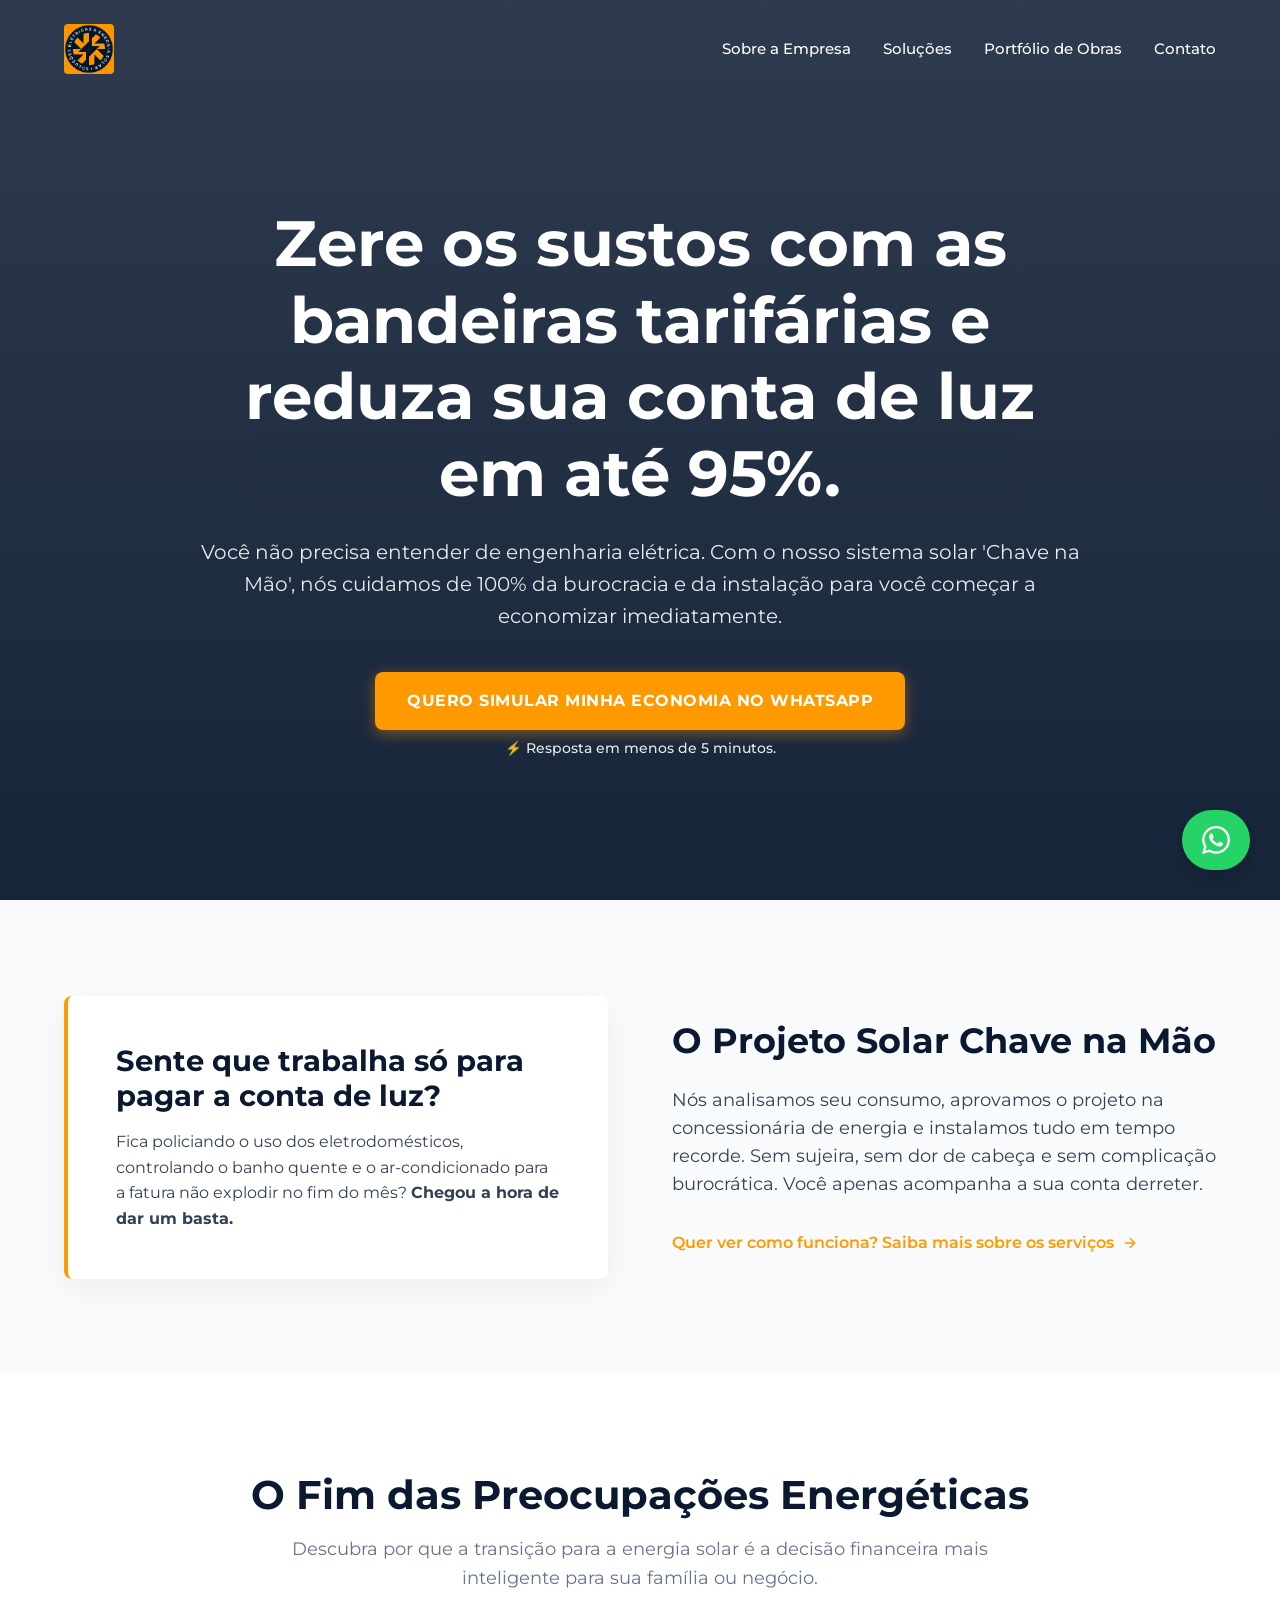
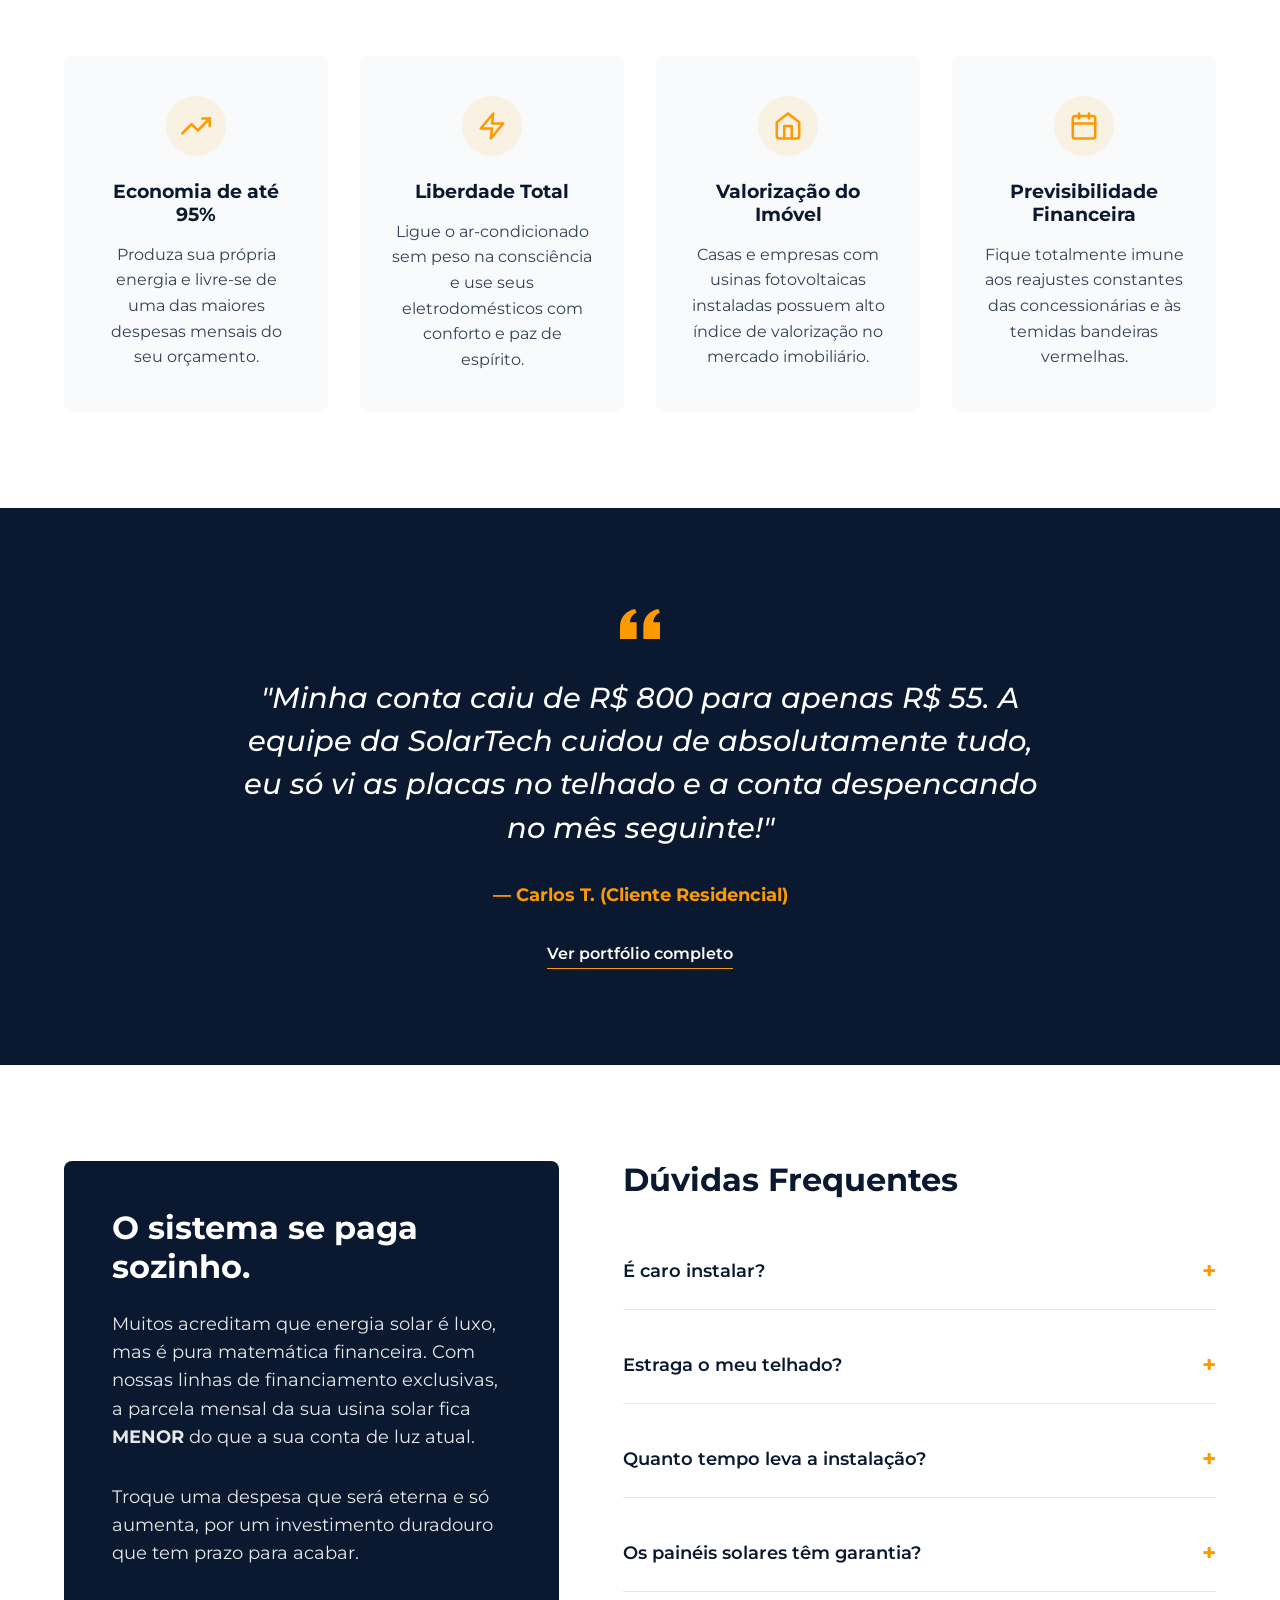
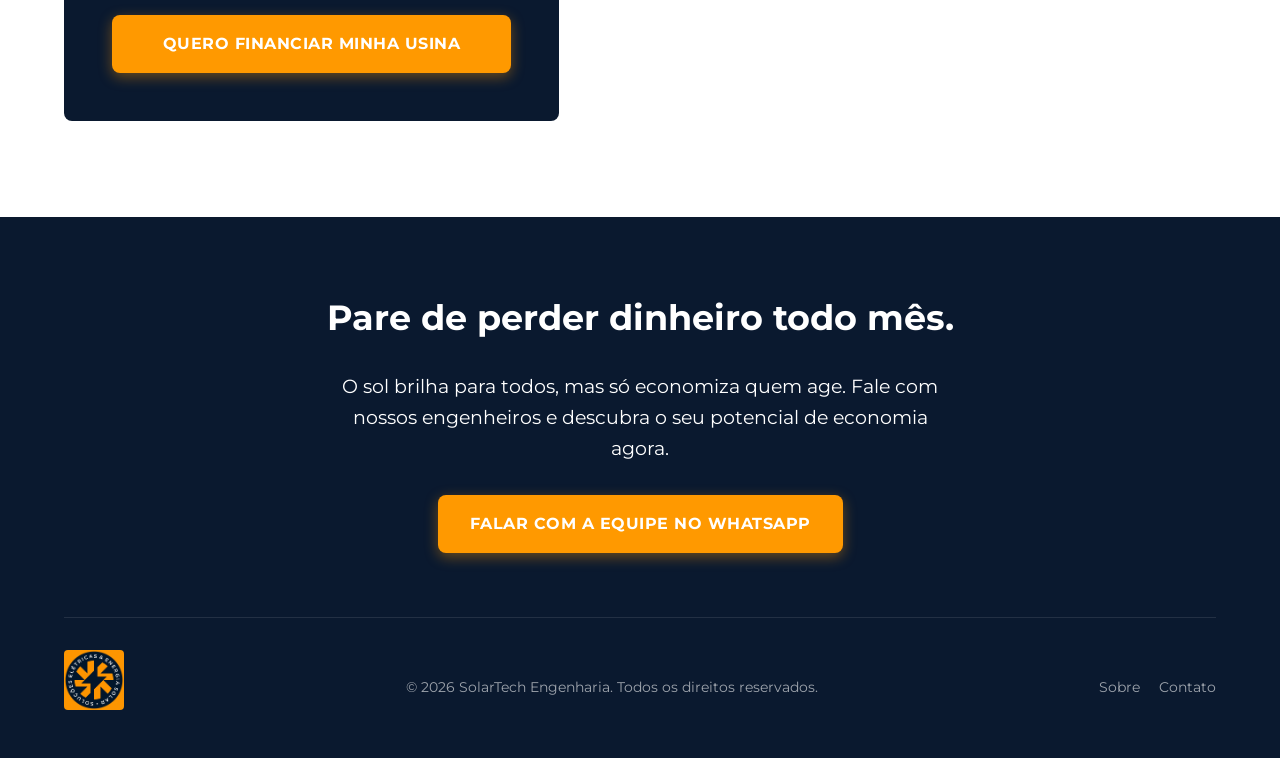
<file: index.html>
<!DOCTYPE html>
<html lang="pt-BR">
<head>
    <meta charset="UTF-8">
    <meta name="viewport" content="width=device-width, initial-scale=1.0">
    <title>Engenharia Elétrica & Energia Solar | Economize até 95%</title>
    <meta name="description" content="Zere os sustos com as bandeiras tarifárias e reduza sua conta de luz em até 95%. Conheça nosso projeto solar chave na mão.">
    <link rel="stylesheet" href="css/style.css">
</head>
<body>

    <!-- HEADER -->
    <header>
        <nav>
            <a href="index.html" class="logo">
                <img src="img/logo.jpeg" alt="SolarTech Logo" class="logo-img">
            </a>
            <ul class="nav-links">
                <li><a href="sobre.html">Sobre a Empresa</a></li>
                <li><a href="servicos.html">Soluções</a></li>
                <li><a href="portfolio.html">Portfólio de Obras</a></li>
                <li><a href="contato.html">Contato</a></li>
            </ul>
            <button class="mobile-menu-btn" aria-label="Abrir Menu">
                <svg xmlns="http://www.w3.org/2000/svg" width="24" height="24" viewBox="0 0 24 24" fill="none" stroke="currentColor" stroke-width="2" stroke-linecap="round" stroke-linejoin="round"><line x1="3" y1="12" x2="21" y2="12"></line><line x1="3" y1="6" x2="21" y2="6"></line><line x1="3" y1="18" x2="21" y2="18"></line></svg>
            </button>
        </nav>
    </header>

    <!-- HERO SECTION -->
    <section class="hero">
        <div class="hero-content">
            <h1>Zere os sustos com as bandeiras tarifárias e reduza sua conta de luz em até 95%.</h1>
            <p>Você não precisa entender de engenharia elétrica. Com o nosso sistema solar 'Chave na Mão', nós cuidamos de 100% da burocracia e da instalação para você começar a economizar imediatamente.</p>
            <a href="https://wa.me/5511999999999?text=Quero%20simular%20minha%20economia%20com%20energia%20solar!" target="_blank" class="btn-primary">
                Quero Simular Minha Economia no WhatsApp
            </a>
            <span class="micro-copy" style="color: #fff;">⚡ Resposta em menos de 5 minutos.</span>
        </div>
    </section>

    <!-- DOR & SOLUÇÃO -->
    <section class="bg-gray">
        <div class="section-container pain-solution">
            <div class="pain-box">
                <h3>Sente que trabalha só para pagar a conta de luz?</h3>
                <p>Fica policiando o uso dos eletrodomésticos, controlando o banho quente e o ar-condicionado para a fatura não explodir no fim do mês? <strong>Chegou a hora de dar um basta.</strong></p>
            </div>
            <div class="solution-box">
                <h2>O Projeto Solar Chave na Mão</h2>
                <p>Nós analisamos seu consumo, aprovamos o projeto na concessionária de energia e instalamos tudo em tempo recorde. Sem sujeira, sem dor de cabeça e sem complicação burocrática. Você apenas acompanha a sua conta derreter.</p>
                <a href="servicos.html" class="link-subtle">
                    Quer ver como funciona? Saiba mais sobre os serviços 
                    <svg xmlns="http://www.w3.org/2000/svg" width="16" height="16" viewBox="0 0 24 24" fill="none" stroke="currentColor" stroke-width="2" stroke-linecap="round" stroke-linejoin="round"><line x1="5" y1="12" x2="19" y2="12"></line><polyline points="12 5 19 12 12 19"></polyline></svg>
                </a>
            </div>
        </div>
    </section>

    <!-- BENEFÍCIOS GRID -->
    <section>
        <div class="section-container">
            <h2 class="section-title">O Fim das Preocupações Energéticas</h2>
            <p class="section-subtitle">Descubra por que a transição para a energia solar é a decisão financeira mais inteligente para sua família ou negócio.</p>
            
            <div class="benefits-grid">
                <div class="benefit-card">
                    <div class="benefit-icon">
                        <svg xmlns="http://www.w3.org/2000/svg" viewBox="0 0 24 24" fill="none" stroke="currentColor" stroke-width="2" stroke-linecap="round" stroke-linejoin="round"><polyline points="23 6 13.5 15.5 8.5 10.5 1 18"></polyline><polyline points="17 6 23 6 23 12"></polyline></svg>
                    </div>
                    <h4>Economia de até 95%</h4>
                    <p>Produza sua própria energia e livre-se de uma das maiores despesas mensais do seu orçamento.</p>
                </div>
                
                <div class="benefit-card">
                    <div class="benefit-icon">
                        <svg xmlns="http://www.w3.org/2000/svg" viewBox="0 0 24 24" fill="none" stroke="currentColor" stroke-width="2" stroke-linecap="round" stroke-linejoin="round"><polygon points="13 2 3 14 12 14 11 22 21 10 12 10 13 2"></polygon></svg>
                    </div>
                    <h4>Liberdade Total</h4>
                    <p>Ligue o ar-condicionado sem peso na consciência e use seus eletrodomésticos com conforto e paz de espírito.</p>
                </div>
                
                <div class="benefit-card">
                    <div class="benefit-icon">
                        <svg xmlns="http://www.w3.org/2000/svg" viewBox="0 0 24 24" fill="none" stroke="currentColor" stroke-width="2" stroke-linecap="round" stroke-linejoin="round"><path d="M3 9l9-7 9 7v11a2 2 0 0 1-2 2H5a2 2 0 0 1-2-2z"></path><polyline points="9 22 9 12 15 12 15 22"></polyline></svg>
                    </div>
                    <h4>Valorização do Imóvel</h4>
                    <p>Casas e empresas com usinas fotovoltaicas instaladas possuem alto índice de valorização no mercado imobiliário.</p>
                </div>
                
                <div class="benefit-card">
                    <div class="benefit-icon">
                        <svg xmlns="http://www.w3.org/2000/svg" viewBox="0 0 24 24" fill="none" stroke="currentColor" stroke-width="2" stroke-linecap="round" stroke-linejoin="round"><rect x="3" y="4" width="18" height="18" rx="2" ry="2"></rect><line x1="16" y1="2" x2="16" y2="6"></line><line x1="8" y1="2" x2="8" y2="6"></line><line x1="3" y1="10" x2="21" y2="10"></line></svg>
                    </div>
                    <h4>Previsibilidade Financeira</h4>
                    <p>Fique totalmente imune aos reajustes constantes das concessionárias e às temidas bandeiras vermelhas.</p>
                </div>
            </div>
        </div>
    </section>

    <!-- PROVA SOCIAL -->
    <section class="bg-navy">
        <div class="section-container">
            <div class="testimonial-content">
                <div class="quote-icon">
                    <svg xmlns="http://www.w3.org/2000/svg" viewBox="0 0 24 24" fill="currentColor"><path d="M14.017 21v-7.391c0-5.704 3.731-9.57 8.983-10.609l.995 2.151c-2.432.917-3.995 3.638-3.995 5.849h4v10h-9.983zm-14.017 0v-7.391c0-5.704 3.748-9.57 9-10.609l.996 2.151c-2.433.917-3.996 3.638-3.996 5.849h3.983v10h-9.983z"/></svg>
                </div>
                <p class="testimonial-text">"Minha conta caiu de R$ 800 para apenas R$ 55. A equipe da SolarTech cuidou de absolutamente tudo, eu só vi as placas no telhado e a conta despencando no mês seguinte!"</p>
                <div class="testimonial-author">— Carlos T. (Cliente Residencial)</div>
                <a href="portfolio.html" class="link-subtle">Ver portfólio completo</a>
            </div>
        </div>
    </section>

    <!-- OFFER & FAQ -->
    <section>
        <div class="section-container offer-faq">
            <div class="offer-box">
                <h3>O sistema se paga sozinho.</h3>
                <p>Muitos acreditam que energia solar é luxo, mas é pura matemática financeira. Com nossas linhas de financiamento exclusivas, a parcela mensal da sua usina solar fica <strong>MENOR</strong> do que a sua conta de luz atual.</p>
                <p>Troque uma despesa que será eterna e só aumenta, por um investimento duradouro que tem prazo para acabar.</p>
                <a href="https://wa.me/5511999999999?text=Quero%20simular%20minha%20economia%20com%20energia%20solar!" target="_blank" class="btn-primary" style="margin-top: 1rem; width: 100%;">Quero Financiar Minha Usina</a>
            </div>
            
            <div class="faq-container">
                <h2 style="font-size: 2rem; margin-bottom: 2rem;">Dúvidas Frequentes</h2>
                
                <div class="faq-item">
                    <button class="faq-question">
                        É caro instalar?
                        <span class="faq-icon">+</span>
                    </button>
                    <div class="faq-answer">
                        <p>Não! Como explicamos, você não precisa se descapitalizar. Pague com a própria economia gerada: nós aprovamos seu financiamento onde a parcela é menor ou igual à sua conta de energia atual.</p>
                    </div>
                </div>
                
                <div class="faq-item">
                    <button class="faq-question">
                        Estraga o meu telhado?
                        <span class="faq-icon">+</span>
                    </button>
                    <div class="faq-answer">
                        <p>De forma alguma. Nossa equipe de engenharia utiliza estruturas de alumínio aeronáutico com dupla vedação, garantindo total integridade e prevenindo infiltrações.</p>
                    </div>
                </div>
                
                <div class="faq-item">
                    <button class="faq-question">
                        Quanto tempo leva a instalação?
                        <span class="faq-icon">+</span>
                    </button>
                    <div class="faq-answer">
                        <p>A instalação física na sua residência costuma levar apenas de 1 a 3 dias úteis. A parte burocrática junto à concessionária de energia nós mesmos resolvemos antes mesmo de subir no telhado.</p>
                    </div>
                </div>
                
                <div class="faq-item">
                    <button class="faq-question">
                        Os painéis solares têm garantia?
                        <span class="faq-icon">+</span>
                    </button>
                    <div class="faq-answer">
                        <p>Sim! Os painéis fotovoltaicos possuem garantia de performance de até 25 anos. É um investimento de baixíssimo risco e altíssima durabilidade.</p>
                    </div>
                </div>
            </div>
        </div>
    </section>

    <!-- FOOTER -->
    <footer>
        <div class="section-container">
            <div class="footer-cta">
                <h2>Pare de perder dinheiro todo mês.</h2>
                <p style="margin-bottom: 2rem; font-size: 1.2rem; max-width: 600px; margin-left: auto; margin-right: auto;">O sol brilha para todos, mas só economiza quem age. Fale com nossos engenheiros e descubra o seu potencial de economia agora.</p>
                <a href="https://wa.me/5511999999999?text=Quero%20simular%20minha%20economia%20com%20energia%20solar!" target="_blank" class="btn-primary">
                    Falar com a Equipe no WhatsApp
                </a>
            </div>
            
            <div class="footer-bottom">
                <div class="footer-logo">
                    <img src="img/logo.jpeg" alt="SolarTech Logo" class="footer-logo-img">
                </div>
                <div class="footer-copy">
                    &copy; 2026 SolarTech Engenharia. Todos os direitos reservados.
                </div>
                <div class="footer-links">
                    <a href="sobre.html" style="margin-right: 15px;">Sobre</a>
                    <a href="contato.html">Contato</a>
                </div>
            </div>
        </div>
    </footer>

    <!-- GATILHO FIXO WHATSAPP -->
    <a href="https://wa.me/5511999999999?text=Quero%20simular%20minha%20economia%20com%20energia%20solar!" target="_blank" class="whatsapp-float">
        <svg xmlns="http://www.w3.org/2000/svg" viewBox="0 0 24 24" fill="currentColor">
            <path d="M17.472 14.382c-.297-.149-1.758-.867-2.03-.967-.273-.099-.471-.148-.67.15-.197.297-.767.966-.94 1.164-.173.199-.347.223-.644.075-.297-.15-1.255-.463-2.39-1.475-.883-.788-1.48-1.761-1.653-2.059-.173-.297-.018-.458.13-.606.134-.133.298-.347.446-.52.149-.174.198-.298.298-.497.099-.198.05-.371-.025-.52-.075-.149-.669-1.612-.916-2.207-.242-.579-.487-.5-.669-.51-.173-.008-.371-.01-.57-.01-.198 0-.52.074-.792.372-.272.297-1.04 1.016-1.04 2.479 0 1.462 1.065 2.875 1.213 3.074.149.198 2.096 3.2 5.077 4.487.709.306 1.262.489 1.694.625.712.227 1.36.195 1.871.118.571-.085 1.758-.719 2.006-1.413.248-.694.248-1.289.173-1.413-.074-.124-.272-.198-.57-.347m-5.421 7.403h-.004a9.87 9.87 0 01-5.031-1.378l-.361-.214-3.741.982.998-3.648-.235-.374a9.86 9.86 0 01-1.51-5.26c.001-5.45 4.436-9.884 9.888-9.884 2.64 0 5.122 1.03 6.988 2.898a9.825 9.825 0 012.893 6.994c-.003 5.45-4.437 9.884-9.885 9.884m8.413-18.297A11.815 11.815 0 0012.05 0C5.495 0 .16 5.335.157 11.892c0 2.096.547 4.142 1.588 5.945L.057 24l6.305-1.654a11.882 11.882 0 005.683 1.448h.005c6.554 0 11.89-5.335 11.893-11.893a11.821 11.821 0 00-3.48-8.413Z"/>
        </svg>
    </a>

    <script src="js/main.js"></script>
</body>
</html>
</file>
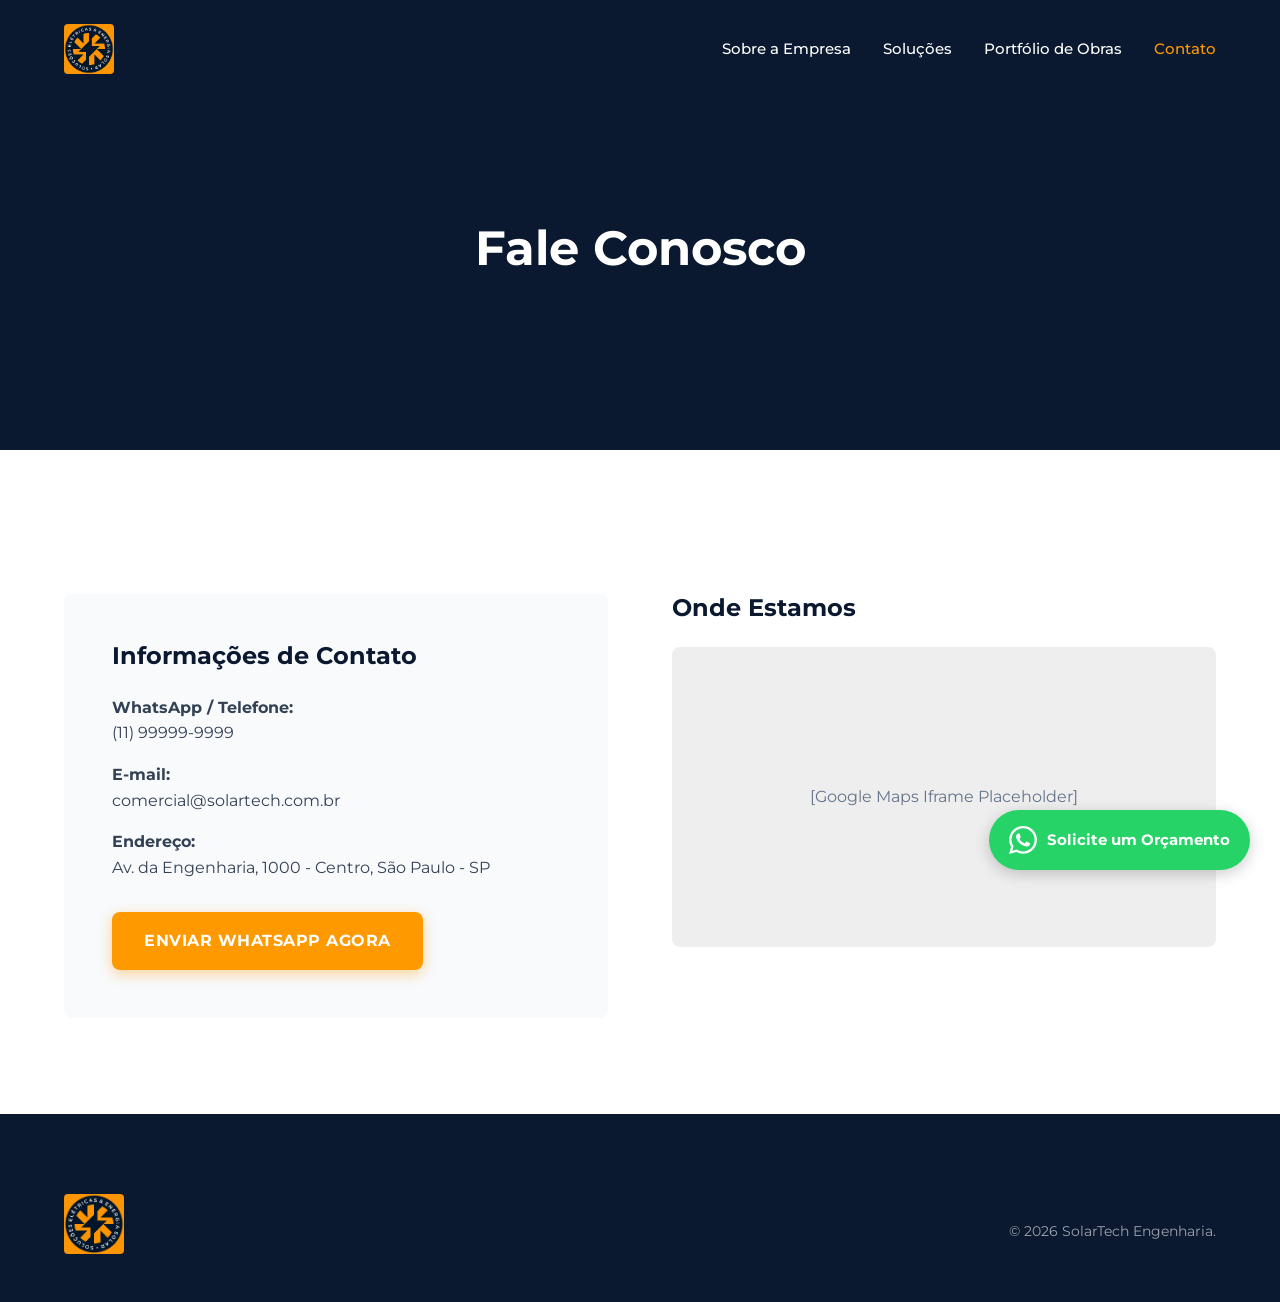
<file: contato.html>
<!DOCTYPE html>
<html lang="pt-BR">
<head>
    <meta charset="UTF-8">
    <meta name="viewport" content="width=device-width, initial-scale=1.0">
    <title>Contato | SolarTech</title>
    <link rel="stylesheet" href="css/style.css">
    <style>
        .hero-internal { height: 50vh; min-height: 350px; display: flex; align-items: center; justify-content: center; background: var(--color-navy); text-align: center; color: var(--color-white); padding: 0 5%; }
        .hero-internal h1 { color: var(--color-white); font-size: 3rem; margin-bottom: 1rem; }
        .contact-grid { display: grid; grid-template-columns: 1fr 1fr; gap: 4rem; margin-top: 3rem; }
        .contact-info-box { background: var(--color-gray); padding: 3rem; border-radius: var(--border-radius); }
        .map-container { background: #eee; border-radius: var(--border-radius); min-height: 300px; display: flex; align-items: center; justify-content: center; color: var(--color-text-muted); }
        
        @media (max-width: 768px) {
            .contact-grid { grid-template-columns: 1fr; }
        }
    </style>
</head>
<body>
    <header class="scrolled">
        <nav>
            <a href="index.html" class="logo">
                <img src="img/logo.jpeg" alt="SolarTech Logo" class="logo-img">
            </a>
            <ul class="nav-links">
                <li><a href="sobre.html">Sobre a Empresa</a></li>
                <li><a href="servicos.html">Soluções</a></li>
                <li><a href="portfolio.html">Portfólio de Obras</a></li>
                <li><a href="contato.html" style="color: var(--color-solar)">Contato</a></li>
            </ul>
            <button class="mobile-menu-btn" aria-label="Abrir Menu">
                <svg xmlns="http://www.w3.org/2000/svg" width="24" height="24" viewBox="0 0 24 24" fill="none" stroke="currentColor" stroke-width="2" stroke-linecap="round" stroke-linejoin="round"><line x1="3" y1="12" x2="21" y2="12"></line><line x1="3" y1="6" x2="21" y2="6"></line><line x1="3" y1="18" x2="21" y2="18"></line></svg>
            </button>
        </nav>
    </header>

    <div class="hero-internal">
        <div class="hero-content">
            <h1>Fale Conosco</h1>
        </div>
    </div>

    <section>
        <div class="section-container contact-grid">
            <div class="contact-info-box">
                <h2 style="margin-bottom: 1.5rem;">Informações de Contato</h2>
                <p style="margin-bottom: 1rem;"><strong>WhatsApp / Telefone:</strong><br> (11) 99999-9999</p>
                <p style="margin-bottom: 1rem;"><strong>E-mail:</strong><br> comercial@solartech.com.br</p>
                <p style="margin-bottom: 2rem;"><strong>Endereço:</strong><br> Av. da Engenharia, 1000 - Centro, São Paulo - SP</p>
                
                <a href="https://wa.me/5511999999999" class="btn-primary">Enviar WhatsApp Agora</a>
            </div>
            
            <div>
                <h2 style="margin-bottom: 1.5rem;">Onde Estamos</h2>
                <!-- Placeholder iframe map -->
                <div class="map-container">
                    [Google Maps Iframe Placeholder]
                </div>
            </div>
        </div>
    </section>

    <footer>
        <div class="section-container">
            <div class="footer-bottom" style="border-top: none; padding-top: 0;">
                <div class="footer-logo">
                    <img src="img/logo.jpeg" alt="SolarTech Logo" class="footer-logo-img">
                </div>
                <div class="footer-copy">&copy; 2026 SolarTech Engenharia.</div>
            </div>
        </div>
    </footer>

    <!-- GATILHO FIXO WHATSAPP -->
    <a href="https://wa.me/5511999999999?text=Quero%20solicitar%20um%20orçamento%20na%20AEL!" target="_blank" class="whatsapp-float">
        <svg xmlns="http://www.w3.org/2000/svg" viewBox="0 0 24 24" fill="currentColor">
            <path d="M17.472 14.382c-.297-.149-1.758-.867-2.03-.967-.273-.099-.471-.148-.67.15-.197.297-.767.966-.94 1.164-.173.199-.347.223-.644.075-.297-.15-1.255-.463-2.39-1.475-.883-.788-1.48-1.761-1.653-2.059-.173-.297-.018-.458.13-.606.134-.133.298-.347.446-.52.149-.174.198-.298.298-.497.099-.198.05-.371-.025-.52-.075-.149-.669-1.612-.916-2.207-.242-.579-.487-.5-.669-.51-.173-.008-.371-.01-.57-.01-.198 0-.52.074-.792.372-.272.297-1.04 1.016-1.04 2.479 0 1.462 1.065 2.875 1.213 3.074.149.198 2.096 3.2 5.077 4.487.709.306 1.262.489 1.694.625.712.227 1.36.195 1.871.118.571-.085 1.758-.719 2.006-1.413.248-.694.248-1.289.173-1.413-.074-.124-.272-.198-.57-.347m-5.421 7.403h-.004a9.87 9.87 0 01-5.031-1.378l-.361-.214-3.741.982.998-3.648-.235-.374a9.86 9.86 0 01-1.51-5.26c.001-5.45 4.436-9.884 9.888-9.884 2.64 0 5.122 1.03 6.988 2.898a9.825 9.825 0 012.893 6.994c-.003 5.45-4.437 9.884-9.885 9.884m8.413-18.297A11.815 11.815 0 0012.05 0C5.495 0 .16 5.335.157 11.892c0 2.096.547 4.142 1.588 5.945L.057 24l6.305-1.654a11.882 11.882 0 005.683 1.448h.005c6.554 0 11.89-5.335 11.893-11.893a11.821 11.821 0 00-3.48-8.413Z"/>
        </svg>
        <span class="whatsapp-text">Solicite um Orçamento</span>
    </a>

    <script src="js/main.js"></script>
</body>
</html>
</file>
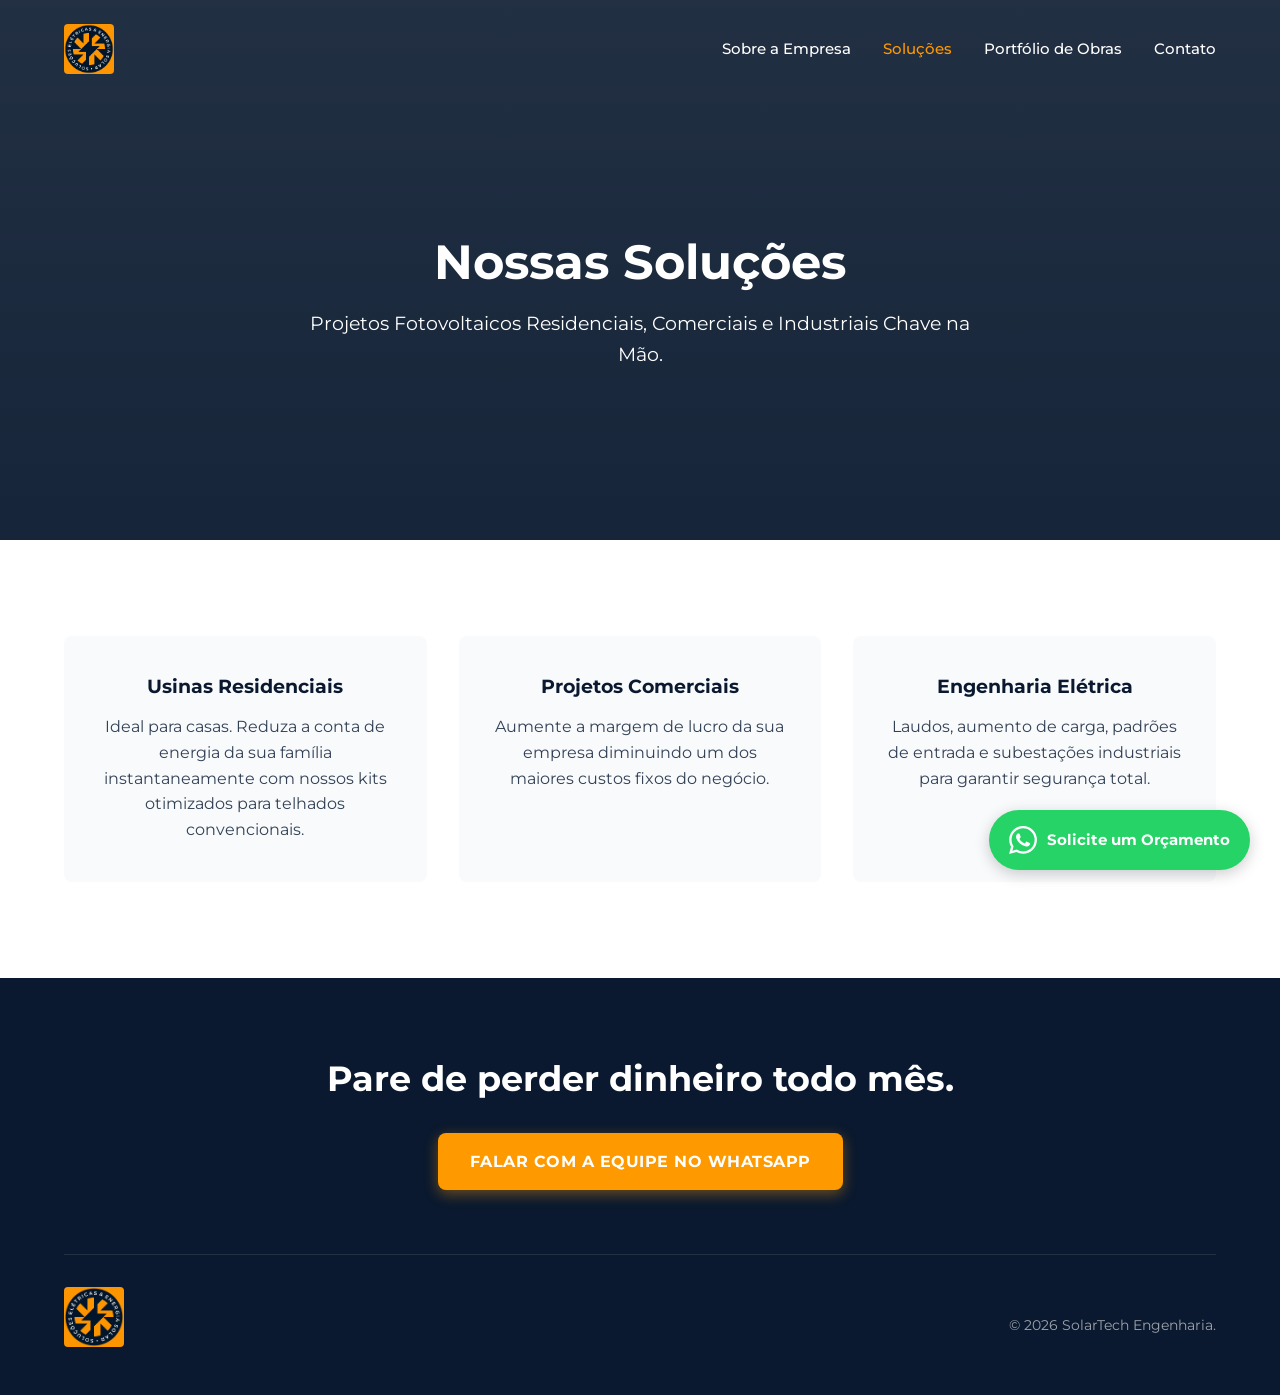
<file: servicos.html>
<!DOCTYPE html>
<html lang="pt-BR">
<head>
    <meta charset="UTF-8">
    <meta name="viewport" content="width=device-width, initial-scale=1.0">
    <title>Serviços e Soluções | SolarTech</title>
    <link rel="stylesheet" href="css/style.css">
    <style>
        .hero-internal { height: 60vh; min-height: 400px; display: flex; align-items: center; justify-content: center; background: linear-gradient(rgba(10, 25, 47, 0.9), rgba(10, 25, 47, 0.95)), url('https://images.unsplash.com/photo-1508514177221-188b1cf16e9d?q=80&w=2072&auto=format&fit=crop') center/cover no-repeat; text-align: center; color: var(--color-white); padding: 0 5%; }
        .hero-internal h1 { color: var(--color-white); font-size: 3rem; margin-bottom: 1rem; }
    </style>
</head>
<body>
    <!-- HEADER -->
    <header class="scrolled">
        <nav>
            <a href="index.html" class="logo">
                <img src="img/logo.jpeg" alt="SolarTech Logo" class="logo-img">
            </a>
            <ul class="nav-links">
                <li><a href="sobre.html">Sobre a Empresa</a></li>
                <li><a href="servicos.html" style="color: var(--color-solar)">Soluções</a></li>
                <li><a href="portfolio.html">Portfólio de Obras</a></li>
                <li><a href="contato.html">Contato</a></li>
            </ul>
            <button class="mobile-menu-btn" aria-label="Abrir Menu">
                <svg xmlns="http://www.w3.org/2000/svg" width="24" height="24" viewBox="0 0 24 24" fill="none" stroke="currentColor" stroke-width="2" stroke-linecap="round" stroke-linejoin="round"><line x1="3" y1="12" x2="21" y2="12"></line><line x1="3" y1="6" x2="21" y2="6"></line><line x1="3" y1="18" x2="21" y2="18"></line></svg>
            </button>
        </nav>
    </header>

    <div class="hero-internal">
        <div class="hero-content">
            <h1>Nossas Soluções</h1>
            <p style="font-size: 1.2rem; max-width: 700px; margin: 0 auto;">Projetos Fotovoltaicos Residenciais, Comerciais e Industriais Chave na Mão.</p>
        </div>
    </div>

    <section>
        <div class="section-container">
            <div class="benefits-grid">
                <div class="benefit-card">
                    <h3 style="margin-bottom: 1rem;">Usinas Residenciais</h3>
                    <p>Ideal para casas. Reduza a conta de energia da sua família instantaneamente com nossos kits otimizados para telhados convencionais.</p>
                </div>
                <div class="benefit-card">
                    <h3 style="margin-bottom: 1rem;">Projetos Comerciais</h3>
                    <p>Aumente a margem de lucro da sua empresa diminuindo um dos maiores custos fixos do negócio.</p>
                </div>
                <div class="benefit-card">
                    <h3 style="margin-bottom: 1rem;">Engenharia Elétrica</h3>
                    <p>Laudos, aumento de carga, padrões de entrada e subestações industriais para garantir segurança total.</p>
                </div>
            </div>
        </div>
    </section>

    <!-- FOOTER -->
    <footer>
        <div class="section-container">
            <div class="footer-cta">
                <h2>Pare de perder dinheiro todo mês.</h2>
                <a href="https://wa.me/5511999999999?text=Quero%20simular%20minha%20economia" class="btn-primary">Falar com a Equipe no WhatsApp</a>
            </div>
            <div class="footer-bottom">
                <div class="footer-logo">
                    <img src="img/logo.jpeg" alt="SolarTech Logo" class="footer-logo-img">
                </div>
                <div class="footer-copy">&copy; 2026 SolarTech Engenharia.</div>
            </div>
        </div>
    </footer>

    <!-- GATILHO FIXO WHATSAPP -->
    <a href="https://wa.me/5511999999999?text=Quero%20solicitar%20um%20orçamento%20na%20AEL!" target="_blank" class="whatsapp-float">
        <svg xmlns="http://www.w3.org/2000/svg" viewBox="0 0 24 24" fill="currentColor">
            <path d="M17.472 14.382c-.297-.149-1.758-.867-2.03-.967-.273-.099-.471-.148-.67.15-.197.297-.767.966-.94 1.164-.173.199-.347.223-.644.075-.297-.15-1.255-.463-2.39-1.475-.883-.788-1.48-1.761-1.653-2.059-.173-.297-.018-.458.13-.606.134-.133.298-.347.446-.52.149-.174.198-.298.298-.497.099-.198.05-.371-.025-.52-.075-.149-.669-1.612-.916-2.207-.242-.579-.487-.5-.669-.51-.173-.008-.371-.01-.57-.01-.198 0-.52.074-.792.372-.272.297-1.04 1.016-1.04 2.479 0 1.462 1.065 2.875 1.213 3.074.149.198 2.096 3.2 5.077 4.487.709.306 1.262.489 1.694.625.712.227 1.36.195 1.871.118.571-.085 1.758-.719 2.006-1.413.248-.694.248-1.289.173-1.413-.074-.124-.272-.198-.57-.347m-5.421 7.403h-.004a9.87 9.87 0 01-5.031-1.378l-.361-.214-3.741.982.998-3.648-.235-.374a9.86 9.86 0 01-1.51-5.26c.001-5.45 4.436-9.884 9.888-9.884 2.64 0 5.122 1.03 6.988 2.898a9.825 9.825 0 012.893 6.994c-.003 5.45-4.437 9.884-9.885 9.884m8.413-18.297A11.815 11.815 0 0012.05 0C5.495 0 .16 5.335.157 11.892c0 2.096.547 4.142 1.588 5.945L.057 24l6.305-1.654a11.882 11.882 0 005.683 1.448h.005c6.554 0 11.89-5.335 11.893-11.893a11.821 11.821 0 00-3.48-8.413Z"/>
        </svg>
        <span class="whatsapp-text">Solicite um Orçamento</span>
    </a>

    <script src="js/main.js"></script>
</body>
</html>
</file>
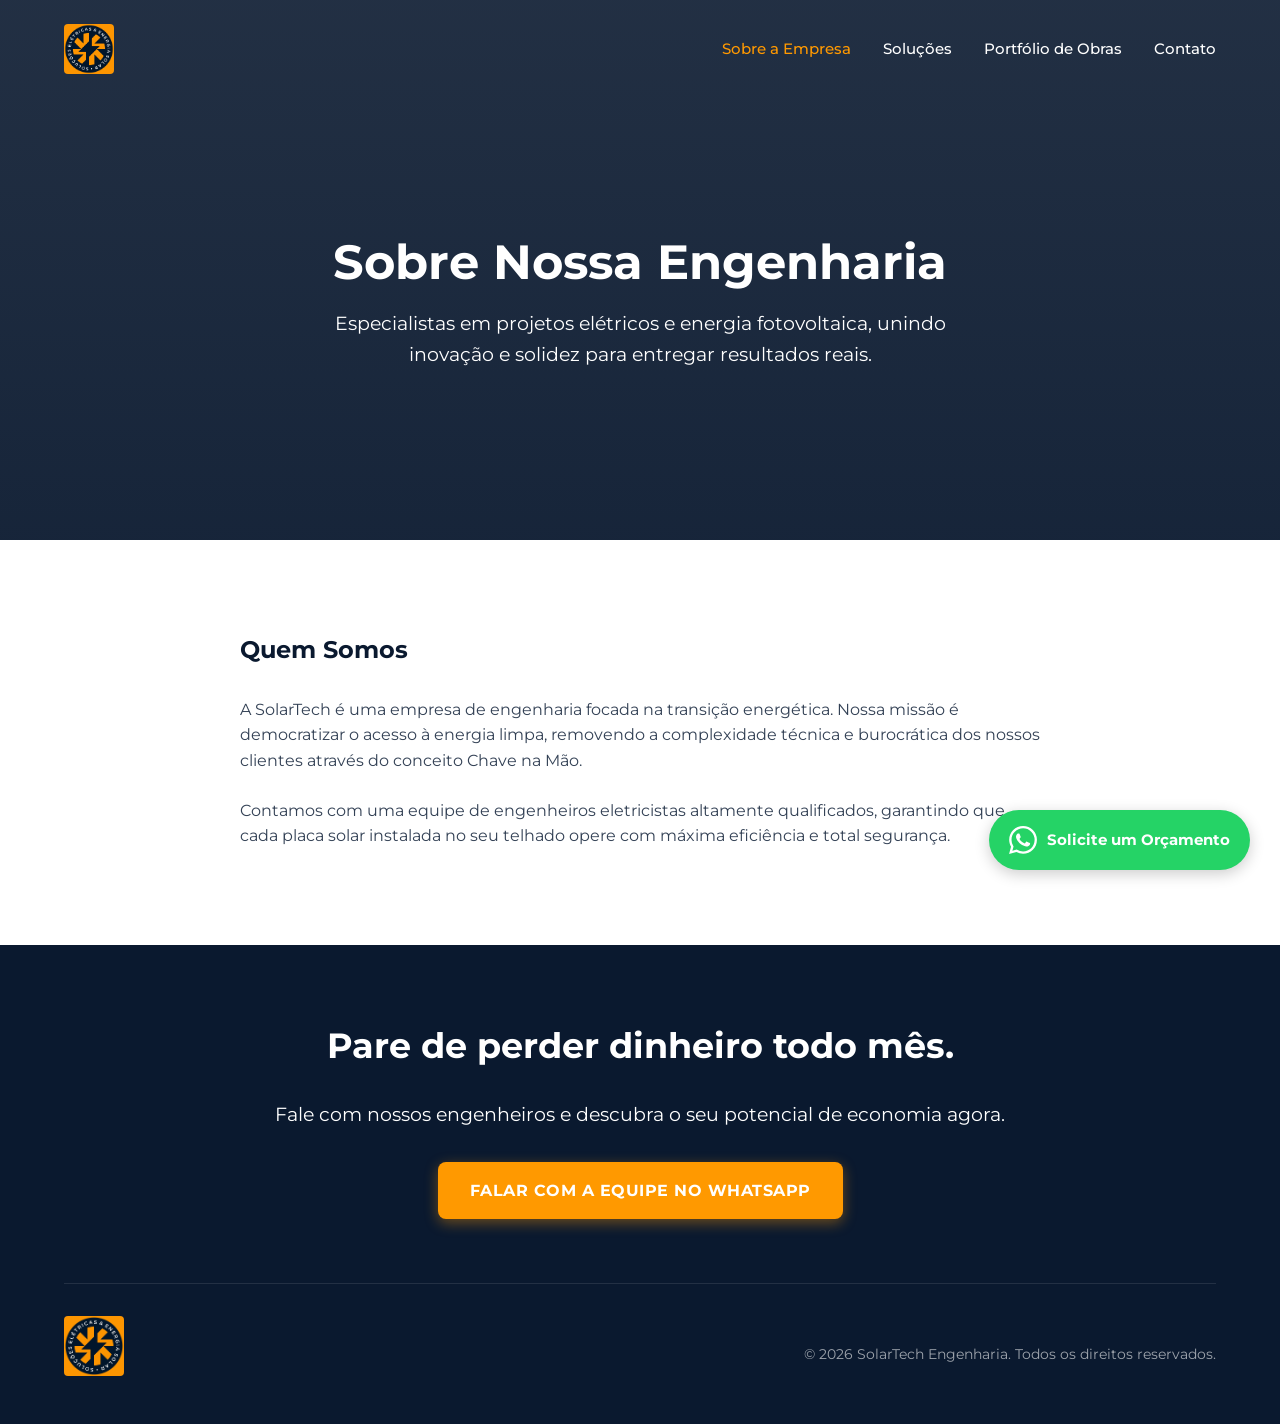
<file: sobre.html>
<!DOCTYPE html>
<html lang="pt-BR">
<head>
    <meta charset="UTF-8">
    <meta name="viewport" content="width=device-width, initial-scale=1.0">
    <title>Sobre Nós | SolarTech</title>
    <link rel="stylesheet" href="css/style.css">
    <style>
        .hero-internal { height: 60vh; min-height: 400px; display: flex; align-items: center; justify-content: center; background: linear-gradient(rgba(10, 25, 47, 0.9), rgba(10, 25, 47, 0.95)), url('https://images.unsplash.com/photo-1581093458791-9f3c3900df4b?q=80&w=2070&auto=format&fit=crop') center/cover no-repeat; text-align: center; color: var(--color-white); padding: 0 5%; margin-top: 0; }
        .hero-internal h1 { color: var(--color-white); font-size: 3rem; margin-bottom: 1rem; }
    </style>
</head>
<body>
    <!-- HEADER -->
    <header class="scrolled">
        <nav>
            <a href="index.html" class="logo">
                <img src="img/logo.jpeg" alt="SolarTech Logo" class="logo-img">
            </a>
            <ul class="nav-links">
                <li><a href="sobre.html" style="color: var(--color-solar)">Sobre a Empresa</a></li>
                <li><a href="servicos.html">Soluções</a></li>
                <li><a href="portfolio.html">Portfólio de Obras</a></li>
                <li><a href="contato.html">Contato</a></li>
            </ul>
            <button class="mobile-menu-btn" aria-label="Abrir Menu">
                <svg xmlns="http://www.w3.org/2000/svg" width="24" height="24" viewBox="0 0 24 24" fill="none" stroke="currentColor" stroke-width="2" stroke-linecap="round" stroke-linejoin="round"><line x1="3" y1="12" x2="21" y2="12"></line><line x1="3" y1="6" x2="21" y2="6"></line><line x1="3" y1="18" x2="21" y2="18"></line></svg>
            </button>
        </nav>
    </header>

    <div class="hero-internal">
        <div class="hero-content">
            <h1>Sobre Nossa Engenharia</h1>
            <p style="font-size: 1.2rem; max-width: 700px; margin: 0 auto;">Especialistas em projetos elétricos e energia fotovoltaica, unindo inovação e solidez para entregar resultados reais.</p>
        </div>
    </div>

    <section>
        <div class="section-container" style="max-width: 800px;">
            <h2 style="margin-bottom: 2rem;">Quem Somos</h2>
            <p style="margin-bottom: 1.5rem;">A SolarTech é uma empresa de engenharia focada na transição energética. Nossa missão é democratizar o acesso à energia limpa, removendo a complexidade técnica e burocrática dos nossos clientes através do conceito Chave na Mão.</p>
            <p>Contamos com uma equipe de engenheiros eletricistas altamente qualificados, garantindo que cada placa solar instalada no seu telhado opere com máxima eficiência e total segurança.</p>
        </div>
    </section>

    <!-- FOOTER -->
    <footer>
        <div class="section-container">
            <div class="footer-cta">
                <h2>Pare de perder dinheiro todo mês.</h2>
                <p style="margin-bottom: 2rem; font-size: 1.2rem;">Fale com nossos engenheiros e descubra o seu potencial de economia agora.</p>
                <a href="https://wa.me/5511999999999?text=Quero%20simular%20minha%20economia" class="btn-primary">Falar com a Equipe no WhatsApp</a>
            </div>
            <div class="footer-bottom">
                <div class="footer-logo">
                    <img src="img/logo.jpeg" alt="SolarTech Logo" class="footer-logo-img">
                </div>
                <div class="footer-copy">&copy; 2026 SolarTech Engenharia. Todos os direitos reservados.</div>
            </div>
        </div>
    </footer>

    <!-- GATILHO FIXO WHATSAPP -->
    <a href="https://wa.me/5511999999999?text=Quero%20solicitar%20um%20orçamento%20na%20AEL!" target="_blank" class="whatsapp-float">
        <svg xmlns="http://www.w3.org/2000/svg" viewBox="0 0 24 24" fill="currentColor">
            <path d="M17.472 14.382c-.297-.149-1.758-.867-2.03-.967-.273-.099-.471-.148-.67.15-.197.297-.767.966-.94 1.164-.173.199-.347.223-.644.075-.297-.15-1.255-.463-2.39-1.475-.883-.788-1.48-1.761-1.653-2.059-.173-.297-.018-.458.13-.606.134-.133.298-.347.446-.52.149-.174.198-.298.298-.497.099-.198.05-.371-.025-.52-.075-.149-.669-1.612-.916-2.207-.242-.579-.487-.5-.669-.51-.173-.008-.371-.01-.57-.01-.198 0-.52.074-.792.372-.272.297-1.04 1.016-1.04 2.479 0 1.462 1.065 2.875 1.213 3.074.149.198 2.096 3.2 5.077 4.487.709.306 1.262.489 1.694.625.712.227 1.36.195 1.871.118.571-.085 1.758-.719 2.006-1.413.248-.694.248-1.289.173-1.413-.074-.124-.272-.198-.57-.347m-5.421 7.403h-.004a9.87 9.87 0 01-5.031-1.378l-.361-.214-3.741.982.998-3.648-.235-.374a9.86 9.86 0 01-1.51-5.26c.001-5.45 4.436-9.884 9.888-9.884 2.64 0 5.122 1.03 6.988 2.898a9.825 9.825 0 012.893 6.994c-.003 5.45-4.437 9.884-9.885 9.884m8.413-18.297A11.815 11.815 0 0012.05 0C5.495 0 .16 5.335.157 11.892c0 2.096.547 4.142 1.588 5.945L.057 24l6.305-1.654a11.882 11.882 0 005.683 1.448h.005c6.554 0 11.89-5.335 11.893-11.893a11.821 11.821 0 00-3.48-8.413Z"/>
        </svg>
        <span class="whatsapp-text">Solicite um Orçamento</span>
    </a>

    <script src="js/main.js"></script>
</body>
</html>
</file>
<file: css/style.css>
@import url('https://fonts.googleapis.com/css2?family=Montserrat:wght@400;500;600;700;800&display=swap');

:root {
  /* Design System 60-30-10 */
  --color-white: #FFFFFF;
  --color-gray: #F8FAFC;
  --color-navy: #0A192F;
  --color-solar: #FF9900;
  --color-solar-hover: #E68A00;
  
  --color-text-body: #334155;
  --color-text-muted: #64748B;
  
  --font-main: 'Montserrat', sans-serif;
  --transition: all 0.3s ease;
  --border-radius: 8px;
}

* {
  margin: 0;
  padding: 0;
  box-sizing: border-box;
}

html {
  scroll-behavior: smooth;
}

body {
  font-family: var(--font-main);
  background-color: var(--color-white);
  color: var(--color-text-body);
  line-height: 1.6;
  overflow-x: hidden;
}

h1, h2, h3, h4, h5, h6 {
  color: var(--color-navy);
  font-weight: 700;
  line-height: 1.2;
}

a {
  text-decoration: none;
  color: inherit;
  transition: var(--transition);
}

ul {
  list-style: none;
}

img {
  max-width: 100%;
  height: auto;
  display: block;
}

/* =========================================
   BUTTONS
   ========================================= */
.btn-primary {
  display: inline-flex;
  align-items: center;
  justify-content: center;
  background-color: var(--color-solar);
  color: var(--color-white);
  padding: 1rem 2rem;
  border-radius: var(--border-radius);
  font-weight: 700;
  text-transform: uppercase;
  letter-spacing: 0.5px;
  border: none;
  cursor: pointer;
  transition: var(--transition);
  box-shadow: 0 4px 14px rgba(255, 153, 0, 0.4);
}

.btn-primary:hover {
  background-color: var(--color-solar-hover);
  transform: translateY(-2px);
  box-shadow: 0 6px 20px rgba(255, 153, 0, 0.5);
  color: var(--color-white);
}

.btn-outline {
  display: inline-block;
  border: 2px solid var(--color-solar);
  color: var(--color-solar);
  padding: 0.8rem 1.8rem;
  border-radius: var(--border-radius);
  font-weight: 600;
}

.btn-outline:hover {
  background-color: var(--color-solar);
  color: var(--color-white);
}

.micro-copy {
  display: block;
  font-size: 0.85rem;
  margin-top: 0.5rem;
  opacity: 0.9;
  font-weight: 500;
}

/* =========================================
   HEADER & NAVBAR
   ========================================= */
header {
  position: fixed;
  top: 0;
  left: 0;
  width: 100%;
  padding: 1.5rem 5%;
  z-index: 1000;
  transition: var(--transition);
}

header.scrolled {
  background-color: var(--color-navy);
  padding: 1rem 5%;
  box-shadow: 0 4px 20px rgba(0, 0, 0, 0.1);
}

nav {
  display: flex;
  justify-content: space-between;
  align-items: center;
  max-width: 1200px;
  margin: 0 auto;
}

.logo {
  color: var(--color-white);
  font-size: 1.5rem;
  font-weight: 800;
  letter-spacing: -0.5px;
  display: flex;
  align-items: center;
}

.logo span {
  color: var(--color-solar);
}

.logo-img {
  height: 50px;
  width: auto;
  object-fit: contain;
  border-radius: 4px;
}

.footer-logo-img {
  height: 60px;
  width: auto;
  object-fit: contain;
  margin-bottom: 1rem;
  border-radius: 4px;
}

.nav-links {
  display: flex;
  gap: 2rem;
}

.nav-links a {
  color: var(--color-white);
  font-weight: 500;
  font-size: 0.95rem;
}

.nav-links a:hover {
  color: var(--color-solar);
}

.mobile-menu-btn {
  display: none;
  background: none;
  border: none;
  color: var(--color-white);
  font-size: 1.5rem;
  cursor: pointer;
  z-index: 1001;
  position: relative;
}

/* =========================================
   HERO SECTION
   ========================================= */
.hero {
  height: 100vh;
  min-height: 600px;
  display: flex;
  align-items: center;
  background: linear-gradient(rgba(10, 25, 47, 0.85), rgba(10, 25, 47, 0.95)), url('https://images.unsplash.com/photo-1509391366360-2e959784a276?q=80&w=2072&auto=format&fit=crop') center/cover no-repeat;
  padding: 0 5%;
  text-align: center;
}

.hero-content {
  max-width: 900px;
  margin: 0 auto;
  color: var(--color-white);
  margin-top: 4rem;
}

.hero h1 {
  color: var(--color-white);
  font-size: clamp(2.5rem, 5vw, 4rem);
  margin-bottom: 1.5rem;
}

.hero p {
  font-size: clamp(1.1rem, 2vw, 1.25rem);
  margin-bottom: 2.5rem;
  opacity: 0.9;
  font-weight: 400;
}

/* =========================================
   SECTIONS GENERAL
   ========================================= */
section {
  padding: 6rem 5%;
}

.section-container {
  max-width: 1200px;
  margin: 0 auto;
}

.section-title {
  text-align: center;
  font-size: 2.5rem;
  margin-bottom: 1rem;
}

.section-subtitle {
  text-align: center;
  color: var(--color-text-muted);
  max-width: 700px;
  margin: 0 auto 4rem;
  font-size: 1.1rem;
}

.bg-gray {
  background-color: var(--color-gray);
}

.bg-navy {
  background-color: var(--color-navy);
  color: var(--color-white);
}

.bg-navy .section-title {
  color: var(--color-white);
}

/* =========================================
   PAIN & SOLUTION
   ========================================= */
.pain-solution {
  display: grid;
  grid-template-columns: 1fr 1fr;
  gap: 4rem;
  align-items: center;
}

.pain-box {
  padding: 3rem;
  background: var(--color-white);
  border-radius: var(--border-radius);
  box-shadow: 0 10px 30px rgba(0,0,0,0.05);
  border-left: 4px solid var(--color-solar);
  transition: transform 0.3s ease, box-shadow 0.3s ease;
}

.pain-box:hover {
  transform: translateY(-5px);
  box-shadow: 0 15px 40px rgba(0,0,0,0.1);
}

.pain-box h3 {
  font-size: 1.8rem;
  margin-bottom: 1rem;
}

.solution-box h2 {
  font-size: 2.2rem;
  margin-bottom: 1.5rem;
}

.solution-box p {
  margin-bottom: 2rem;
  font-size: 1.1rem;
}

.link-subtle {
  color: var(--color-solar);
  font-weight: 600;
  display: inline-flex;
  align-items: center;
  gap: 0.5rem;
}

.link-subtle:hover {
  text-decoration: underline;
}

/* =========================================
   BENEFITS GRID
   ========================================= */
.benefits-grid {
  display: grid;
  grid-template-columns: repeat(auto-fit, minmax(250px, 1fr));
  gap: 2rem;
}

.benefit-card {
  padding: 2.5rem 2rem;
  background: var(--color-gray);
  border-radius: var(--border-radius);
  text-align: center;
  transition: var(--transition);
}

.benefit-card:hover {
  transform: translateY(-5px);
  box-shadow: 0 15px 30px rgba(0,0,0,0.05);
  background: var(--color-white);
}

.benefit-icon {
  width: 60px;
  height: 60px;
  background: rgba(255, 153, 0, 0.1);
  color: var(--color-solar);
  border-radius: 50%;
  display: flex;
  align-items: center;
  justify-content: center;
  margin: 0 auto 1.5rem;
}

.benefit-icon svg {
  width: 30px;
  height: 30px;
}

.benefit-card h4 {
  font-size: 1.2rem;
  margin-bottom: 1rem;
}

/* =========================================
   TESTIMONIAL
   ========================================= */
.testimonial-content {
  text-align: center;
  max-width: 800px;
  margin: 0 auto;
}

.quote-icon {
  color: var(--color-solar);
  margin-bottom: 1.5rem;
}

.quote-icon svg {
  width: 40px;
  height: 40px;
}

.testimonial-text {
  font-size: clamp(1.2rem, 3vw, 1.8rem);
  font-weight: 500;
  line-height: 1.5;
  margin-bottom: 2rem;
  font-style: italic;
}

.testimonial-author {
  font-size: 1.1rem;
  color: var(--color-solar);
  font-weight: 700;
  margin-bottom: 2rem;
}

.testimonial-content .link-subtle {
  color: var(--color-white);
  border-bottom: 1px solid var(--color-solar);
  padding-bottom: 2px;
}

/* =========================================
   OFFER & FAQ
   ========================================= */
.offer-faq {
  display: grid;
  grid-template-columns: 1fr 1.2fr;
  gap: 4rem;
}

.offer-box {
  padding: 3rem;
  background: var(--color-navy);
  color: var(--color-white);
  border-radius: var(--border-radius);
}

.offer-box h3 {
  color: var(--color-white);
  font-size: 2rem;
  margin-bottom: 1.5rem;
}

.offer-box p {
  font-size: 1.1rem;
  opacity: 0.9;
  margin-bottom: 2rem;
}

/* Accordion */
.faq-item {
  border-bottom: 1px solid #E2E8F0;
  margin-bottom: 1rem;
}

.faq-question {
  width: 100%;
  text-align: left;
  background: none;
  border: none;
  padding: 1.5rem 0;
  font-size: 1.1rem;
  font-weight: 600;
  color: var(--color-navy);
  cursor: pointer;
  display: flex;
  justify-content: space-between;
  align-items: center;
  font-family: inherit;
  transition: color 0.3s;
}

.faq-question:hover {
  color: var(--color-solar);
}

.faq-icon {
  color: var(--color-solar);
  font-weight: bold;
  font-size: 1.5rem;
  transition: var(--transition);
}

.faq-item.active .faq-icon {
  transform: rotate(45deg);
}

.faq-answer {
  max-height: 0;
  overflow: hidden;
  transition: max-height 0.3s ease;
}

.faq-answer p {
  padding-bottom: 1.5rem;
  color: var(--color-text-muted);
}

/* =========================================
   FOOTER
   ========================================= */
footer {
  background-color: var(--color-navy);
  color: var(--color-white);
  text-align: center;
  padding: 5rem 5% 2rem;
}

.footer-cta {
  margin-bottom: 4rem;
}

.footer-cta h2 {
  color: var(--color-white);
  font-size: 2.2rem;
  margin-bottom: 2rem;
}

.footer-bottom {
  border-top: 1px solid rgba(255,255,255,0.1);
  padding-top: 2rem;
  display: flex;
  justify-content: space-between;
  align-items: center;
  flex-wrap: wrap;
  gap: 1rem;
  font-size: 0.9rem;
  color: rgba(255,255,255,0.6);
}

/* =========================================
   FLOATING WHATSAPP
   ========================================= */
.whatsapp-float {
  position: fixed;
  bottom: 30px;
  right: 30px;
  background-color: #25D366;
  color: #FFF;
  padding: 0 20px;
  height: 60px;
  border-radius: 50px;
  display: flex;
  justify-content: center;
  align-items: center;
  box-shadow: 0px 4px 15px rgba(0,0,0,0.2);
  z-index: 100;
  transition: var(--transition);
  text-decoration: none;
}

.whatsapp-float:hover {
  background-color: #128C7E;
  transform: scale(1.05);
  color: #FFF;
}

.whatsapp-float svg {
  width: 28px;
  height: 28px;
}

.whatsapp-text {
  font-size: 15px;
  font-weight: 700;
  margin-left: 10px;
  white-space: nowrap;
}

/* =========================================
   RESPONSIVE (MOBILE)
   ========================================= */
@media (max-width: 991px) {
  .pain-solution, .offer-faq {
    grid-template-columns: 1fr;
    gap: 3rem;
  }
}

@media (max-width: 768px) {
  .nav-links {
    position: fixed;
    top: 0;
    right: -100%;
    width: 250px;
    height: 100vh;
    background: var(--color-navy);
    flex-direction: column;
    padding: 6rem 2rem;
    transition: 0.4s ease;
    box-shadow: -5px 0 15px rgba(0,0,0,0.1);
  }

  .nav-links.active {
    right: 0;
  }

  .mobile-menu-btn {
    display: block;
  }

  .footer-bottom {
    flex-direction: column;
    text-align: center;
  }
  
  .whatsapp-float {
    bottom: 20px;
    right: 20px;
    height: 50px;
    padding: 0 15px;
  }
  
  .whatsapp-float svg {
    width: 24px;
    height: 24px;
  }
  
  .whatsapp-text {
    font-size: 13px;
    margin-left: 8px;
  }
}
</file>
